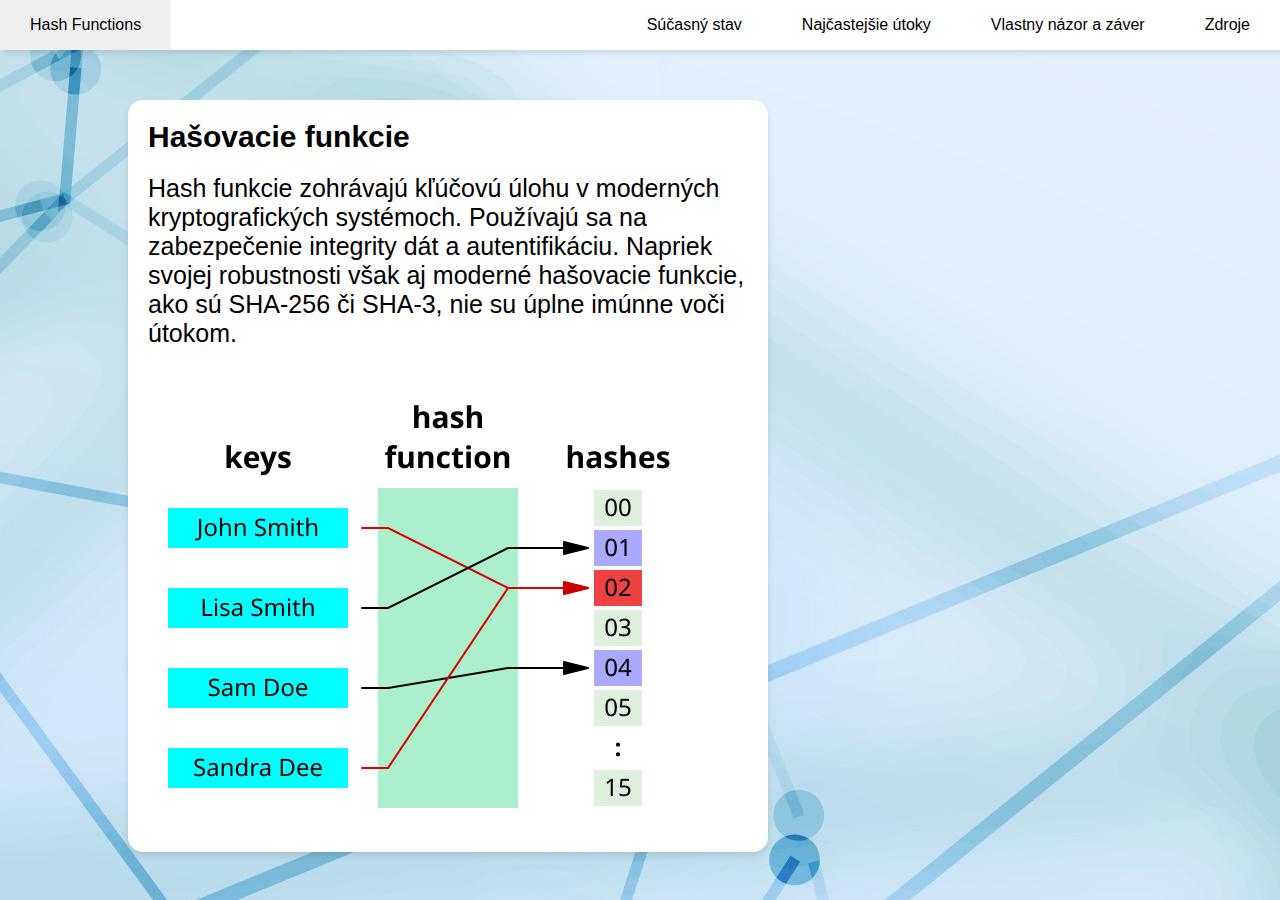
<file: index.html>
<!DOCTYPE html>
<html>
  <head>
    <meta charset="utf-8">
    <meta http-equiv="X-UA-Compatible" content="IE=edge">
    <meta name="description" content="">
    <meta name="viewport" content="width=device-width, initial-scale=1">
    <link rel="stylesheet" href="style.css">
    <title>HashFunctions</title>
  </head>
  <body>
    <nav>
      <ul class="sidebar">
      <li onclick="hideSidebar()"><a href="index.html"><svg xmlns="http://www.w3.org/2000/svg" height="28px" viewBox="0 -960 960 960" width="28px" fill="#000000"><path d="M504-480 320-664l56-56 240 240-240 240-56-56 184-184Z"/></svg></a></li>
      <li><a href="index2.html">Súčasný stav</a></li>
      <li><a href="index3.html">Najčastejšie útoky</a></li>
      <li><a href="index4.html">Vlastný názor a záver</a></li>
      <li><a href="index5.html">Zdroje</a></li>
    </ul>
      <ul>
        <li><a href="index.html">Hash Functions</a></li>
        <li class="hideOnMobile"><a href="index2.html">Súčasný stav</a></li>
        <li class="hideOnMobile"><a href="index3.html">Najčastejšie útoky</a></li>
        <li class="hideOnMobile"><a href="index4.html">Vlastny názor a záver</a></li>
        <li class="hideOnMobile"><a href="index5.html">Zdroje</a></li>
        <li class="menu-button" onclick="showSidebar()"><a href="#"><svg xmlns="http://www.w3.org/2000/svg" height="28px" viewBox="0 -960 960 960" width="28px" fill="#000000"><path d="M120-240v-80h520v80H120Zm664-40L584-480l200-200 56 56-144 144 144 144-56 56ZM120-440v-80h400v80H120Zm0-200v-80h520v80H120Z"/></svg></a></li>
      </ul>
    </nav>

    <main>
      <section>
        <h1>Hašovacie funkcie</h1>
        <p>
          Hash funkcie zohrávajú kľúčovú úlohu v moderných kryptografických systémoch.
          Používajú sa na zabezpečenie integrity dát a autentifikáciu. Napriek svojej robustnosti
          však aj moderné hašovacie funkcie, ako sú SHA-256 či SHA-3, nie su úplne imúnne voči útokom.
        </p>

      </section>
      
      <img src="images/hash.png" alt="HashFunkcia"/>
    </main>

    <script>
      function showSidebar() {
        const sidebar = document.querySelector('.sidebar') 

        sidebar.style.display = 'flex'
      }

      function hideSidebar() {
        const sidebar = document.querySelector('.sidebar')

        sidebar.style.display = 'none'
      }

    </script>
  </body>
</html>
</file>
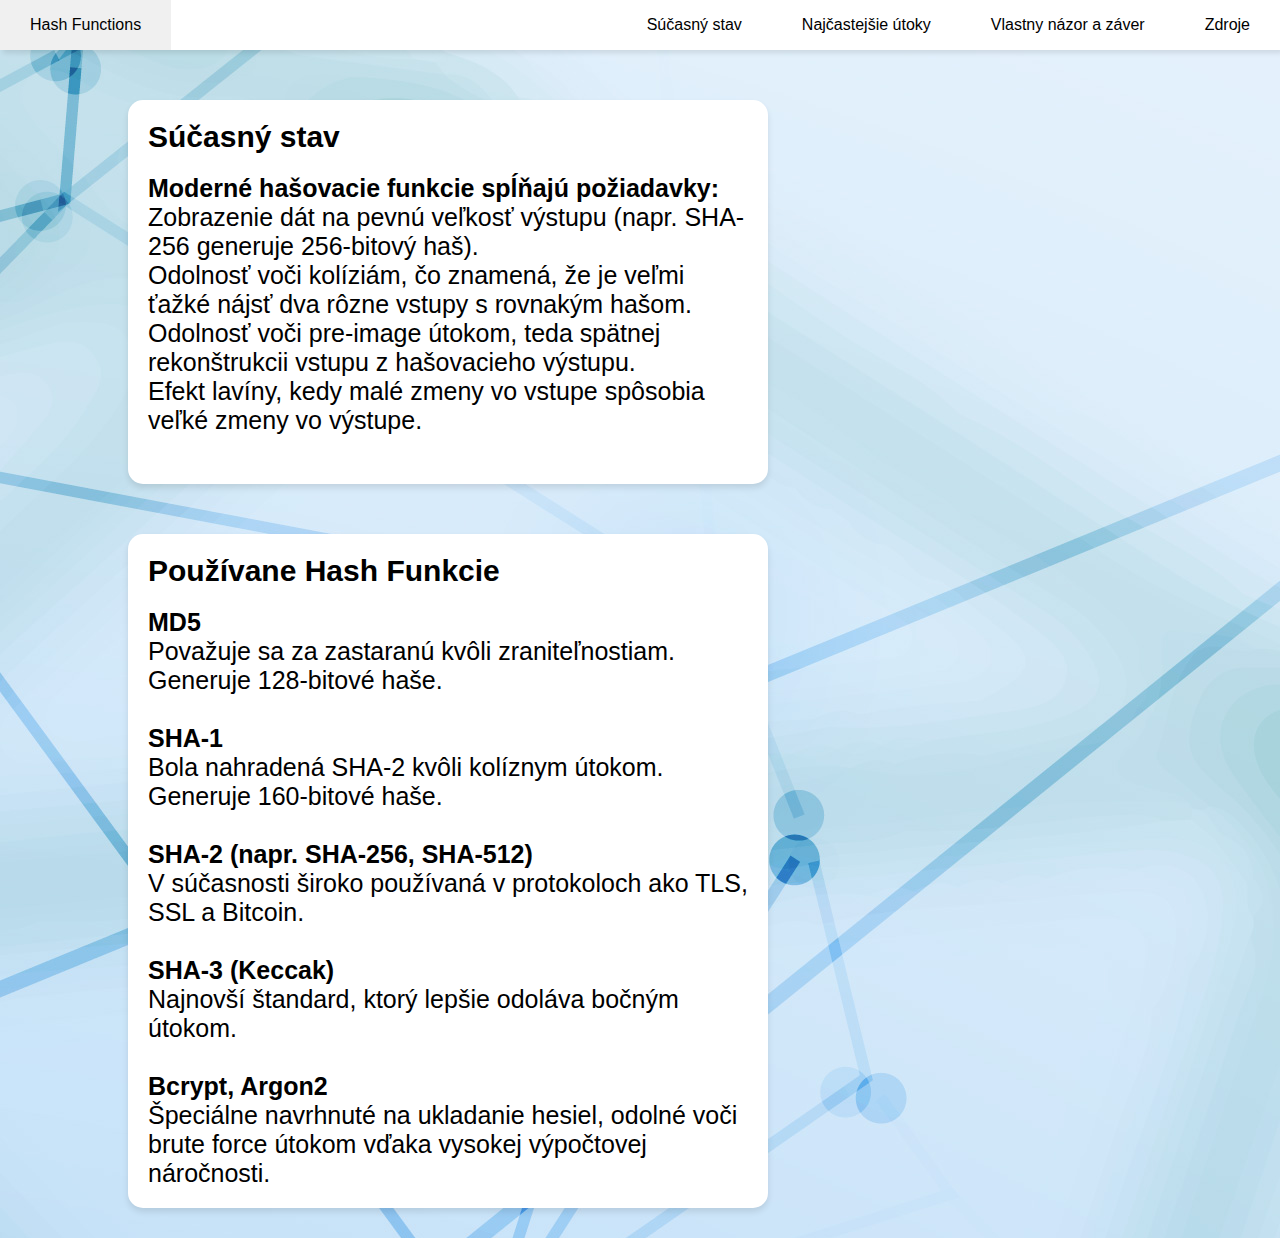
<file: index2.html>
<!DOCTYPE html>
<html>
  <head>
    <meta charset="utf-8">
    <meta http-equiv="X-UA-Compatible" content="IE=edge">
    <meta name="description" content="">
    <meta name="viewport" content="width=device-width, initial-scale=1">
    <link rel="stylesheet" href="style.css">
    <title>HashFunctions</title>
  </head>
  <body>
    <nav>
      <ul class="sidebar">
        <li onclick="hideSidebar()"><a href="index.html"><svg xmlns="http://www.w3.org/2000/svg" height="28px" viewBox="0 -960 960 960" width="28px" fill="#000000"><path d="M504-480 320-664l56-56 240 240-240 240-56-56 184-184Z"/></svg></a></li>
        <li><a href="index2.html">Súčasný stav</a></li>
        <li><a href="index3.html">Najčastejšie útoky</a></li>
        <li><a href="index4.html">Vlastný názor a záver</a></li>
        <li><a href="index5.html">Zdroje</a></li>
      </ul>
      <ul>
        <li><a href="index.html">Hash Functions</a></li>
        <li class="hideOnMobile"><a href="index2.html">Súčasný stav</a></li>
        <li class="hideOnMobile"><a href="index3.html">Najčastejšie útoky</a></li>
        <li class="hideOnMobile"><a href="index4.html">Vlastny názor a záver</a></li>
        <li class="hideOnMobile"><a href="index5.html">Zdroje</a></li>
        <li class="menu-button" onclick="showSidebar()"><a href="#"><svg xmlns="http://www.w3.org/2000/svg" height="28px" viewBox="0 -960 960 960" width="28px" fill="#000000"><path d="M120-240v-80h520v80H120Zm664-40L584-480l200-200 56 56-144 144 144 144-56 56ZM120-440v-80h400v80H120Zm0-200v-80h520v80H120Z"/></svg></a></li>
      </ul>
    </nav>

    <div class="wrapper">
      <main class="content-box" id="box1">
        <section>
          <h1>Súčasný stav</h1>
          <p> 
            <strong>Moderné hašovacie funkcie spĺňajú požiadavky:</strong><br>
            Zobrazenie dát na pevnú veľkosť výstupu (napr. SHA-256 generuje 256-bitový haš).<br>
            Odolnosť voči kolíziám, čo znamená, že je veľmi ťažké nájsť dva rôzne vstupy s rovnakým hašom.<br>
            Odolnosť voči pre-image útokom, teda spätnej rekonštrukcii vstupu z hašovacieho výstupu.<br>
            Efekt lavíny, kedy malé zmeny vo vstupe spôsobia veľké zmeny vo výstupe.<br><br>
          </p>
        </section>
      </main>

      <main class="content-box" id="box2">
        <section>
          <h1>Používane Hash Funkcie</h1>
          <p>
            <strong>MD5</strong><br>
            Považuje sa za zastaranú kvôli zraniteľnostiam.<br>
            Generuje 128-bitové haše.<br><br>

            <strong>SHA-1</strong><br>
            Bola nahradená SHA-2 kvôli kolíznym útokom.<br>
            Generuje 160-bitové haše.<br><br>

            <strong>SHA-2 (napr. SHA-256, SHA-512)</strong><br>
            V súčasnosti široko používaná v protokoloch ako TLS, SSL a Bitcoin.<br><br>

            <strong>SHA-3 (Keccak)</strong><br> 
            Najnovší štandard, ktorý lepšie odoláva bočným útokom.<br><br>

            <strong>Bcrypt, Argon2</strong><br>
            Špeciálne navrhnuté na ukladanie hesiel, odolné voči brute force útokom vďaka vysokej výpočtovej náročnosti.<br>
 
          </p>
        </section>
      </main>
    </div>
  
    <script>
      function showSidebar() {
        const sidebar = document.querySelector('.sidebar');
        sidebar.style.display = 'flex';
      }

      function hideSidebar() {
        const sidebar = document.querySelector('.sidebar');
        sidebar.style.display = 'none';
      }
    </script>
  </body>
</html>
</file>
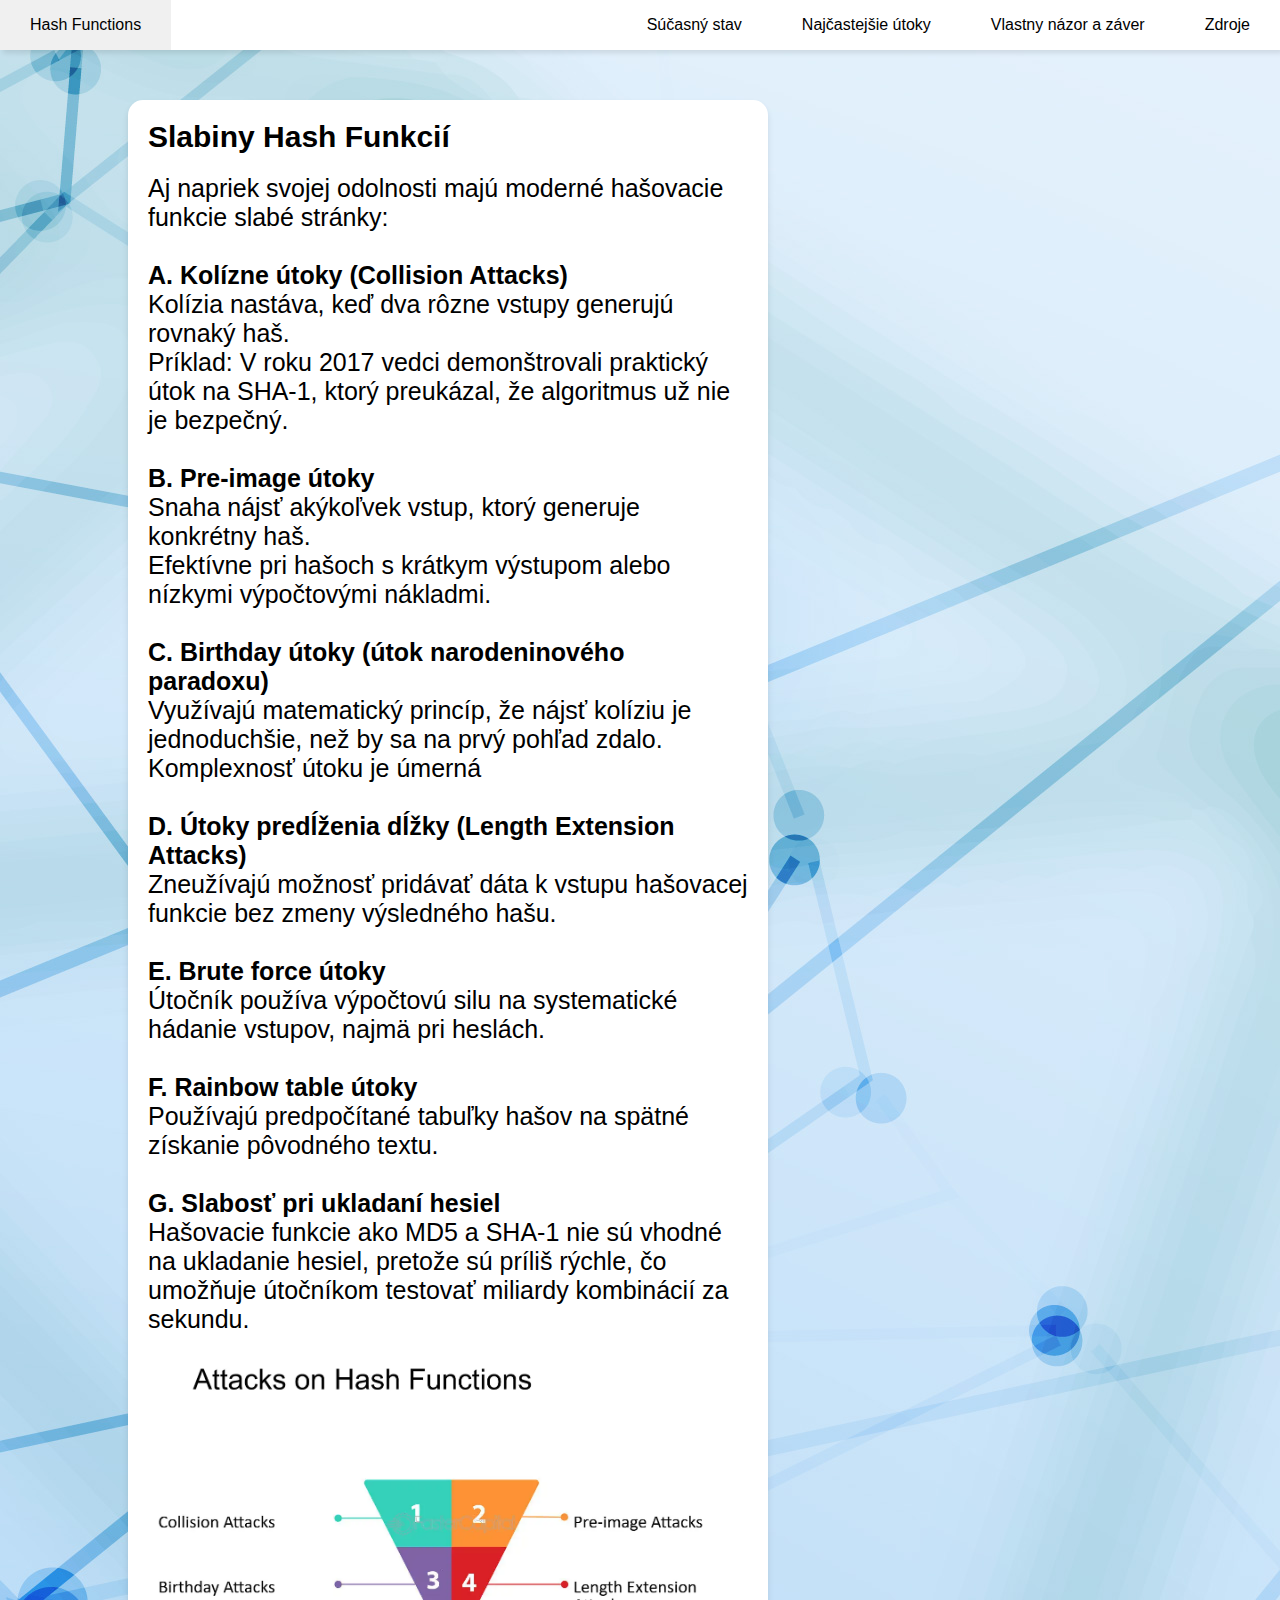
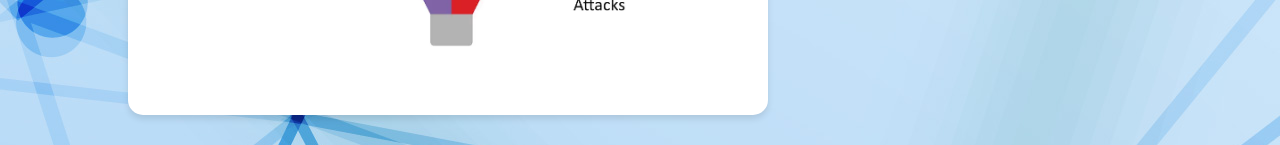
<file: index3.html>
<!DOCTYPE html>
<html>
  <head>
    <meta charset="utf-8">
    <meta http-equiv="X-UA-Compatible" content="IE=edge">
    <meta name="description" content="">
    <meta name="viewport" content="width=device-width, initial-scale=1">
    <link rel="stylesheet" href="style.css">
    <title>HashFunctions</title>
  </head>
  <body>
    <nav>
      <ul class="sidebar">
      <li onclick="hideSidebar()"><a href="index.html"><svg xmlns="http://www.w3.org/2000/svg" height="28px" viewBox="0 -960 960 960" width="28px" fill="#000000"><path d="M504-480 320-664l56-56 240 240-240 240-56-56 184-184Z"/></svg></a></li>
      <li><a href="index2.html">Súčasný stav</a></li>
      <li><a href="index3.html">Najčastejšie útoky</a></li>
      <li><a href="index4.html">Vlastný názor a záver</a></li>
      <li><a href="index5.html">Zdroje</a></li>
    </ul>
      <ul>
        <li><a href="index.html">Hash Functions</a></li>
        <li class="hideOnMobile"><a href="index2.html">Súčasný stav</a></li>
        <li class="hideOnMobile"><a href="index3.html">Najčastejšie útoky</a></li>
        <li class="hideOnMobile"><a href="index4.html">Vlastny názor a záver</a></li>
        <li class="hideOnMobile"><a href="index5.html">Zdroje</a></li>
        <li class="menu-button" onclick="showSidebar()"><a href="#"><svg xmlns="http://www.w3.org/2000/svg" height="28px" viewBox="0 -960 960 960" width="28px" fill="#000000"><path d="M120-240v-80h520v80H120Zm664-40L584-480l200-200 56 56-144 144 144 144-56 56ZM120-440v-80h400v80H120Zm0-200v-80h520v80H120Z"/></svg></a></li>
      </ul>
    </nav>

    <main>
      <section>
        <h1>Slabiny Hash Funkcií</h1>
        <p>
            Aj napriek svojej odolnosti majú moderné hašovacie funkcie slabé stránky: <br><br>

            <strong>A. Kolízne útoky (Collision Attacks)</strong><br>
            Kolízia nastáva, keď dva rôzne vstupy generujú rovnaký haš.<br>
            Príklad: V roku 2017 vedci demonštrovali praktický útok na SHA-1, ktorý preukázal, že algoritmus už nie je bezpečný.<br><br>
            <strong>B. Pre-image útoky</strong><br>
            Snaha nájsť akýkoľvek vstup, ktorý generuje konkrétny haš.<br>
            Efektívne pri hašoch s krátkym výstupom alebo nízkymi výpočtovými nákladmi.<br><br>
            <strong>C. Birthday útoky (útok narodeninového paradoxu)</strong><br>
            Využívajú matematický princíp, že nájsť kolíziu je jednoduchšie, než by sa na prvý pohľad zdalo.<br>
            Komplexnosť útoku je úmerná <br><br>
            <strong>D. Útoky predĺženia dĺžky (Length Extension Attacks)</strong><br>
            Zneužívajú možnosť pridávať dáta k vstupu hašovacej funkcie bez zmeny výsledného hašu.<br><br>
            <strong>E. Brute force útoky</strong><br>
            Útočník používa výpočtovú silu na systematické hádanie vstupov, najmä pri heslách.<br><br>
            <strong>F. Rainbow table útoky</strong><br>
            Používajú predpočítané tabuľky hašov na spätné získanie pôvodného textu.<br><br>
            <strong>G. Slabosť pri ukladaní hesiel</strong><br>
            Hašovacie funkcie ako MD5 a SHA-1 nie sú vhodné na ukladanie hesiel, pretože sú príliš rýchle, čo umožňuje útočníkom testovať miliardy kombinácií za sekundu.<br>

        </p>
      </section>

      <div class="obrazok">
        <img src="images/hash_obrazok.png">
      </div>
      
    </main>

    <script>
      function showSidebar() {
        const sidebar = document.querySelector('.sidebar') 

        sidebar.style.display = 'flex'
      }

      function hideSidebar() {
        const sidebar = document.querySelector('.sidebar')

        sidebar.style.display = 'none'
      }

    </script>
  </body>
</html>
</file>
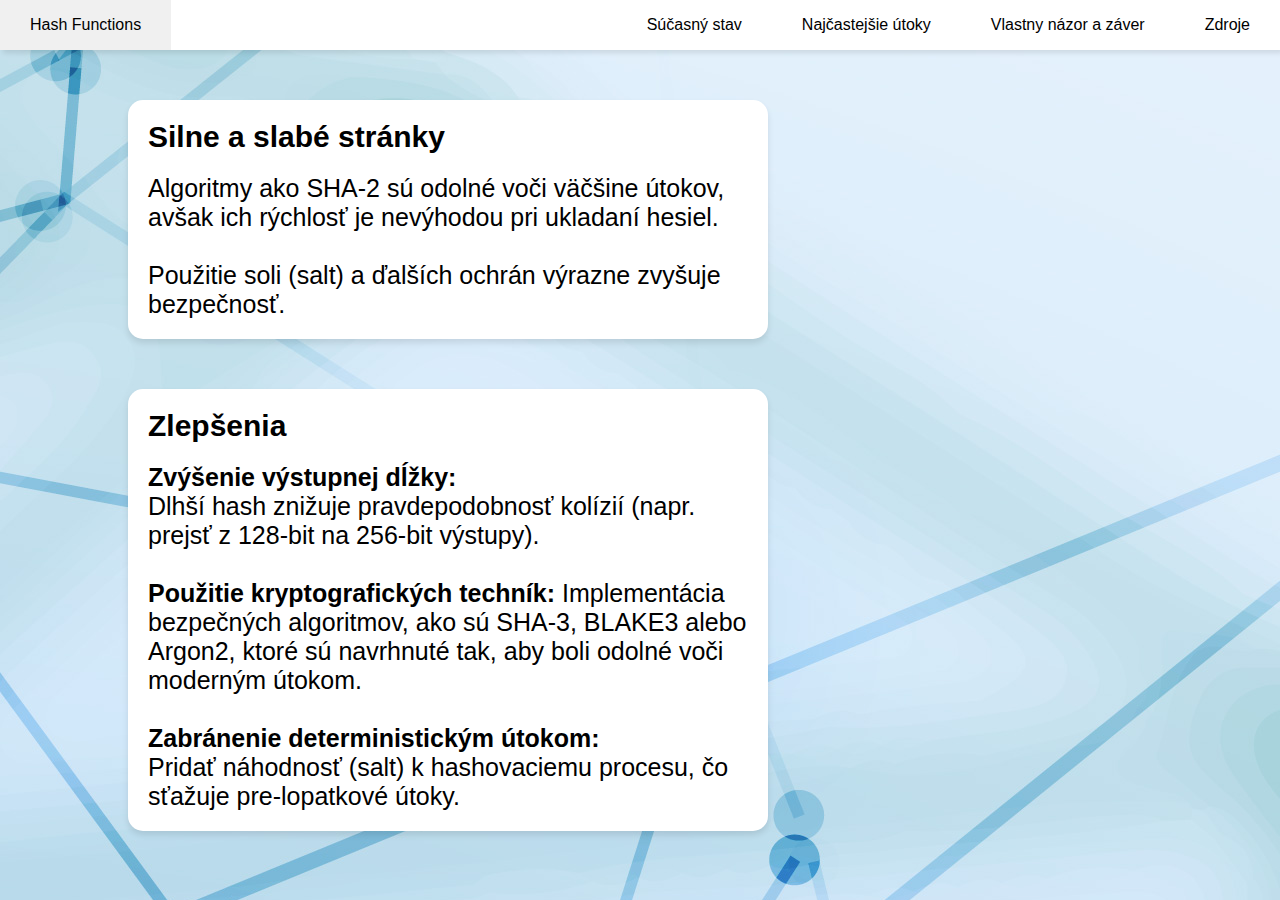
<file: index4.html>
<!DOCTYPE html>
<html>
  <head>
    <meta charset="utf-8">
    <meta http-equiv="X-UA-Compatible" content="IE=edge">
    <meta name="description" content="">
    <meta name="viewport" content="width=device-width, initial-scale=1">
    <link rel="stylesheet" href="style.css">
    <title>HashFunctions</title>
  </head>
  <body>
    <nav>
      <ul class="sidebar">
      <li onclick="hideSidebar()"><a href="index.html"><svg xmlns="http://www.w3.org/2000/svg" height="28px" viewBox="0 -960 960 960" width="28px" fill="#000000"><path d="M504-480 320-664l56-56 240 240-240 240-56-56 184-184Z"/></svg></a></li>
      <li><a href="index2.html">Súčasný stav</a></li>
      <li><a href="index3.html">Najčastejšie útoky</a></li>
      <li><a href="index4.html">Vlastný názor a záver</a></li>
      <li><a href="index5.html">Zdroje</a></li>
    </ul>
      <ul>
        <li><a href="index.html">Hash Functions</a></li>
        <li class="hideOnMobile"><a href="index2.html">Súčasný stav</a></li>
        <li class="hideOnMobile"><a href="index3.html">Najčastejšie útoky</a></li>
        <li class="hideOnMobile"><a href="index4.html">Vlastny názor a záver</a></li>
        <li class="hideOnMobile"><a href="index5.html">Zdroje</a></li>
        <li class="menu-button" onclick="showSidebar()"><a href="#"><svg xmlns="http://www.w3.org/2000/svg" height="28px" viewBox="0 -960 960 960" width="28px" fill="#000000"><path d="M120-240v-80h520v80H120Zm664-40L584-480l200-200 56 56-144 144 144 144-56 56ZM120-440v-80h400v80H120Zm0-200v-80h520v80H120Z"/></svg></a></li>
      </ul>
    </nav>

    <div class="wrapper">
        <main class="content-box" id="box1">
          <section>
            <h1>Silne a slabé stránky</h1>
            <p> 
                Algoritmy ako SHA-2 sú odolné voči väčšine útokov, avšak ich rýchlosť je nevýhodou pri ukladaní hesiel.<br><br>
                Použitie soli (salt) a ďalších ochrán výrazne zvyšuje bezpečnosť.<br>
            </p>
          </section>
        </main>
  
        <main class="content-box" id="box2">
          <section>
            <h1>Zlepšenia</h1>
            <p>
                <strong>Zvýšenie výstupnej dĺžky:</strong><br> Dlhší hash znižuje pravdepodobnosť kolízií (napr. prejsť z 128-bit na 256-bit výstupy).<br><br>
                <strong>Použitie kryptografických techník:</strong> Implementácia bezpečných algoritmov, ako sú SHA-3, BLAKE3 alebo Argon2, ktoré sú navrhnuté tak, aby boli odolné voči moderným útokom.<br><br>
                <strong>Zabránenie deterministickým útokom:</strong><br> Pridať náhodnosť (salt) k hashovaciemu procesu, čo sťažuje pre-lopatkové útoky.
            </p>
          </section>
        </main>
      </div>

    <script>
      function showSidebar() {
        const sidebar = document.querySelector('.sidebar') 

        sidebar.style.display = 'flex'
      }

      function hideSidebar() {
        const sidebar = document.querySelector('.sidebar')

        sidebar.style.display = 'none'
      }

    </script>
  </body>
</html>
</file>
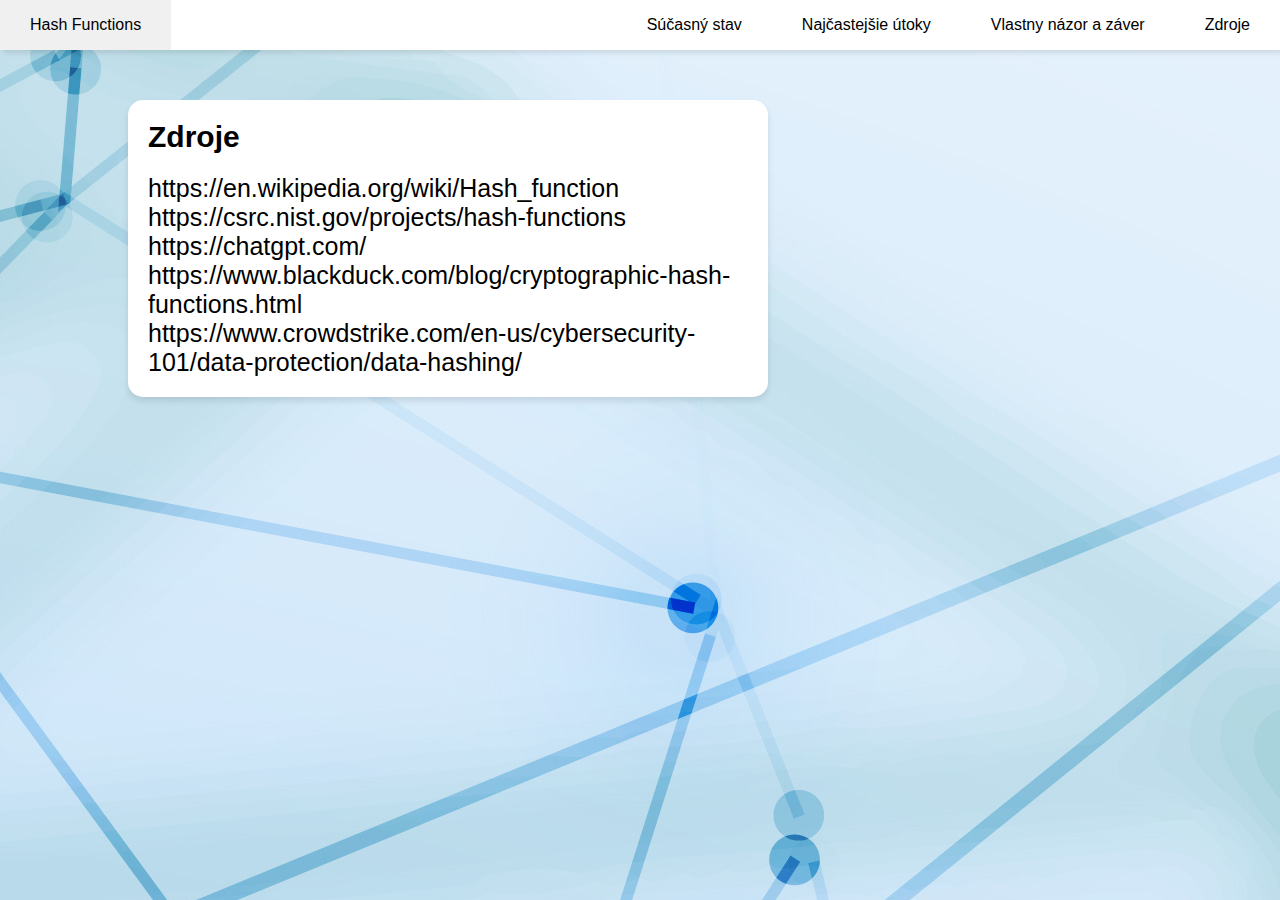
<file: index5.html>
<!DOCTYPE html>
<html>
  <head>
    <meta charset="utf-8">
    <meta http-equiv="X-UA-Compatible" content="IE=edge">
    <meta name="description" content="">
    <meta name="viewport" content="width=device-width, initial-scale=1">
    <link rel="stylesheet" href="style.css">
    <title>HashFunctions</title>
  </head>
  <body>
    <nav>
      <ul class="sidebar">
      <li onclick="hideSidebar()"><a href="index.html"><svg xmlns="http://www.w3.org/2000/svg" height="28px" viewBox="0 -960 960 960" width="28px" fill="#000000"><path d="M504-480 320-664l56-56 240 240-240 240-56-56 184-184Z"/></svg></a></li>
      <li><a href="index2.html">Súčasný stav</a></li>
      <li><a href="index3.html">Najčastejšie útoky</a></li>
      <li><a href="index4.html">Vlastný názor a záver</a></li>
      <li><a href="index5.html">Zdroje</a></li>
    </ul>
      <ul>
        <li><a href="index.html">Hash Functions</a></li>
        <li class="hideOnMobile"><a href="index2.html">Súčasný stav</a></li>
        <li class="hideOnMobile"><a href="index3.html">Najčastejšie útoky</a></li>
        <li class="hideOnMobile"><a href="index4.html">Vlastny názor a záver</a></li>
        <li class="hideOnMobile"><a href="index5.html">Zdroje</a></li>
        <li class="menu-button" onclick="showSidebar()"><a href="#"><svg xmlns="http://www.w3.org/2000/svg" height="28px" viewBox="0 -960 960 960" width="28px" fill="#000000"><path d="M120-240v-80h520v80H120Zm664-40L584-480l200-200 56 56-144 144 144 144-56 56ZM120-440v-80h400v80H120Zm0-200v-80h520v80H120Z"/></svg></a></li>
      </ul>
    </nav>

    <main>
      <section>
        <h1>Zdroje</h1>
        <p>
          https://en.wikipedia.org/wiki/Hash_function <br>
          https://csrc.nist.gov/projects/hash-functions <br>
          https://chatgpt.com/ <br>
          https://www.blackduck.com/blog/cryptographic-hash-functions.html<br>
          https://www.crowdstrike.com/en-us/cybersecurity-101/data-protection/data-hashing/
        </p>

      </section>
    </main>

    <script>
      function showSidebar() {
        const sidebar = document.querySelector('.sidebar') 

        sidebar.style.display = 'flex'
      }

      function hideSidebar() {
        const sidebar = document.querySelector('.sidebar')

        sidebar.style.display = 'none'
      }

    </script>
  </body>
</html>
</file>
<file: style.css>
* {
    margin: 0;
    padding: 0;
}

body {
    min-height: 100vh;
    font-family: 'Segoe UI', Tahoma, Geneva, Verdana, sans-serif;
    background-image: url(images/1.jpg);
}

nav {
    background-color: white;
    box-shadow: 3px 3px 5px rgba(0, 0, 0, 0.1);
}

nav ul {
    width: 100%;
    list-style: none;
    display: flex;
    justify-content: flex-end;
    align-items: center;
}

nav li {
    height: 50px;
}

nav a {
    height: 100%;
    padding: 0 30px;
    text-decoration: none;
    display: flex;
    align-items: center;
    color: black;
}

nav a:hover {
    background-color: #f0f0f0;
}

nav li:first-child {
    margin-right: auto;
}

.sidebar {
    position: fixed;
    top: 0;
    right: 0;
    height: 100vh;
    width: 250px;
    z-index: 999;
    background-color: rgba(255, 255, 255, 0.2);
    backdrop-filter: blur(10px);
    box-shadow: -10px 0 10px rgba(0, 0, 0, 0.1);
    display: none;
    flex-direction: column;
    align-items: flex-start;
    justify-content: flex-start;
}

.sidebar li {
    width: 100%;
}

.sidebar a {
    width: 100%;
}

main {
    background-color: white;
    border-radius: 15px;
    margin: 50px 40% 30px 10%;
    padding: 20px;
    box-shadow: 0 4px 6px rgba(0, 0, 0, 0.1);
}

main h1 {
    margin-bottom: 20px;
    font-size: 30px;
}

main p {
    font-size: 25px;
}

.menu-button{
    display: none;
}

main img {
    margin-top: 20px;
    max-width: 100%;
    height: auto;
    border-radius: 10px;
}

footer {
    background-color: white;
    padding: 20px;
    text-align: center;
    width: 100%; 
    box-shadow: 0 -4px 6px rgba(0, 0, 0, 0.1);
}

footer p {
    color: #333;
}

@media(max-width: 800px) {
    .hideOnMobile {
        display: none;
    }

    .menu-button{
        display: block;
    }
}

@media(max-width: 400px) {
    .sidebar {
        width: 100%;
    }
}
</file>
